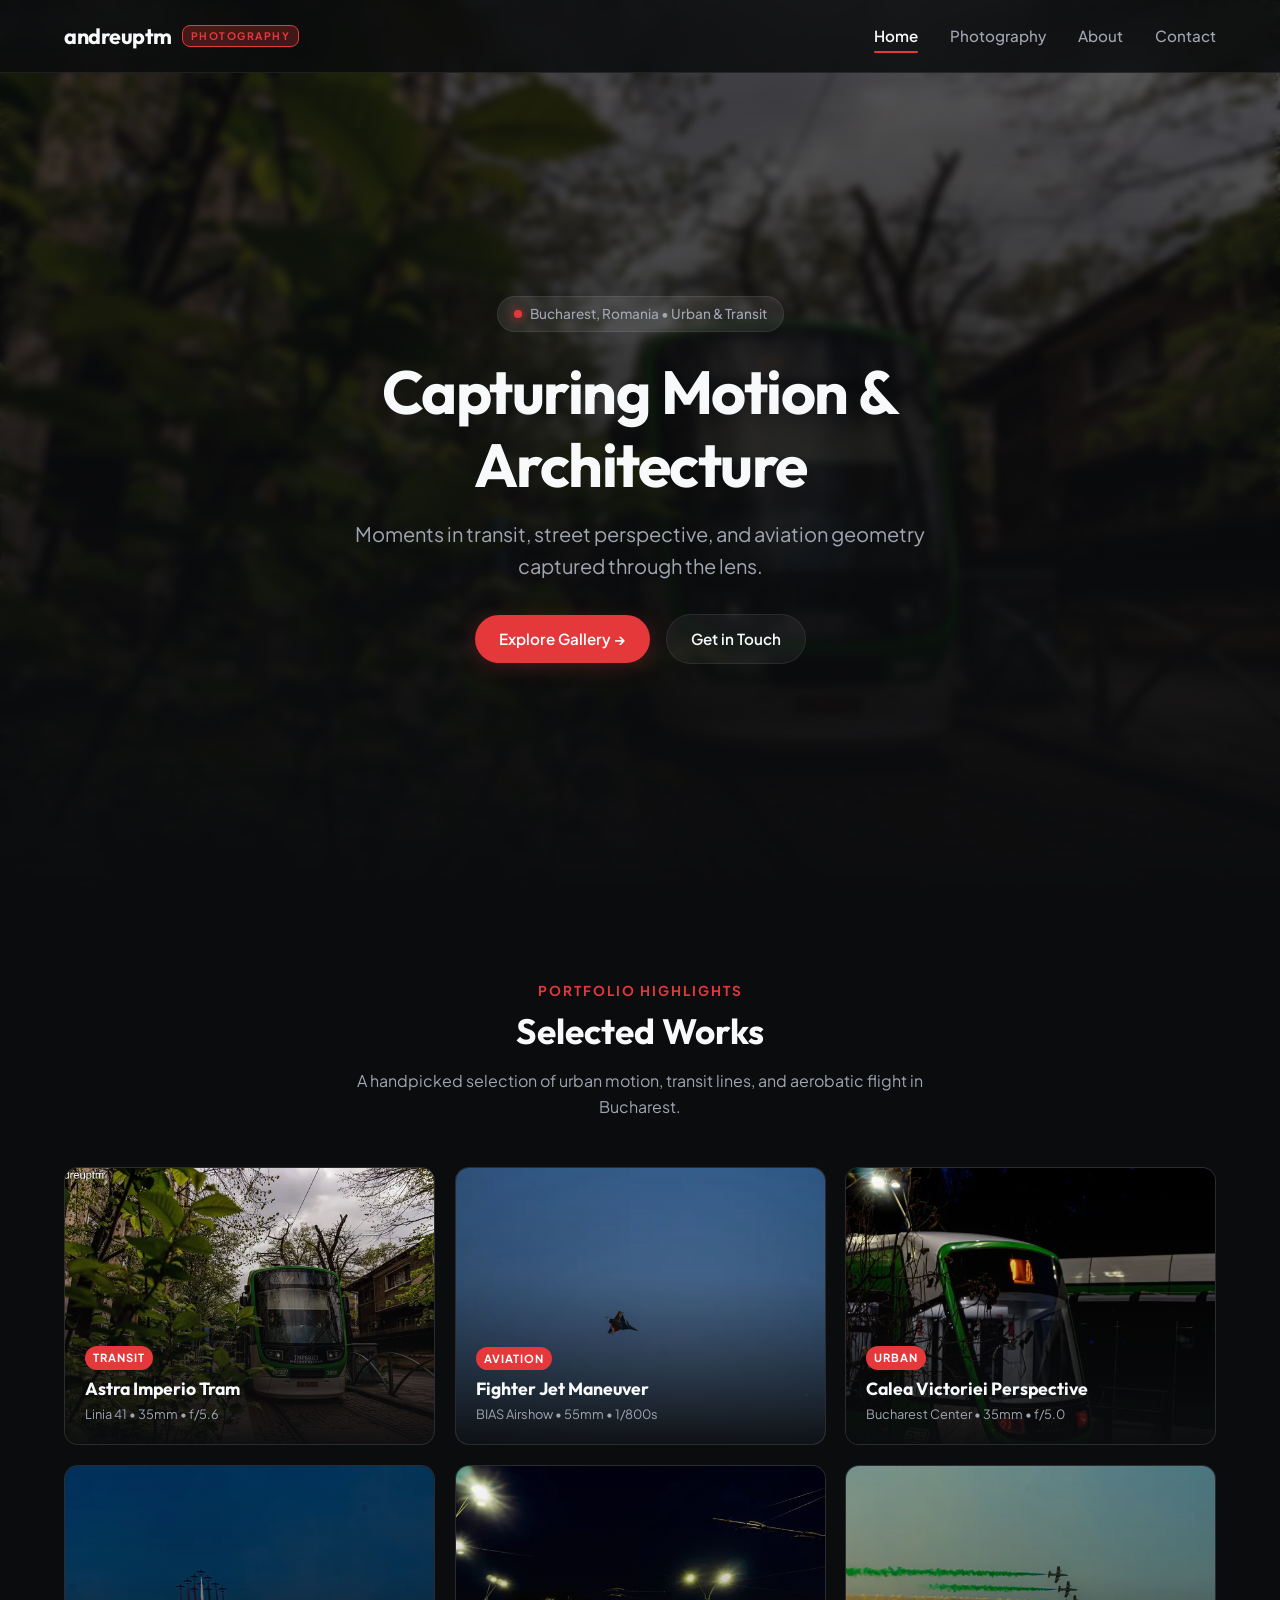
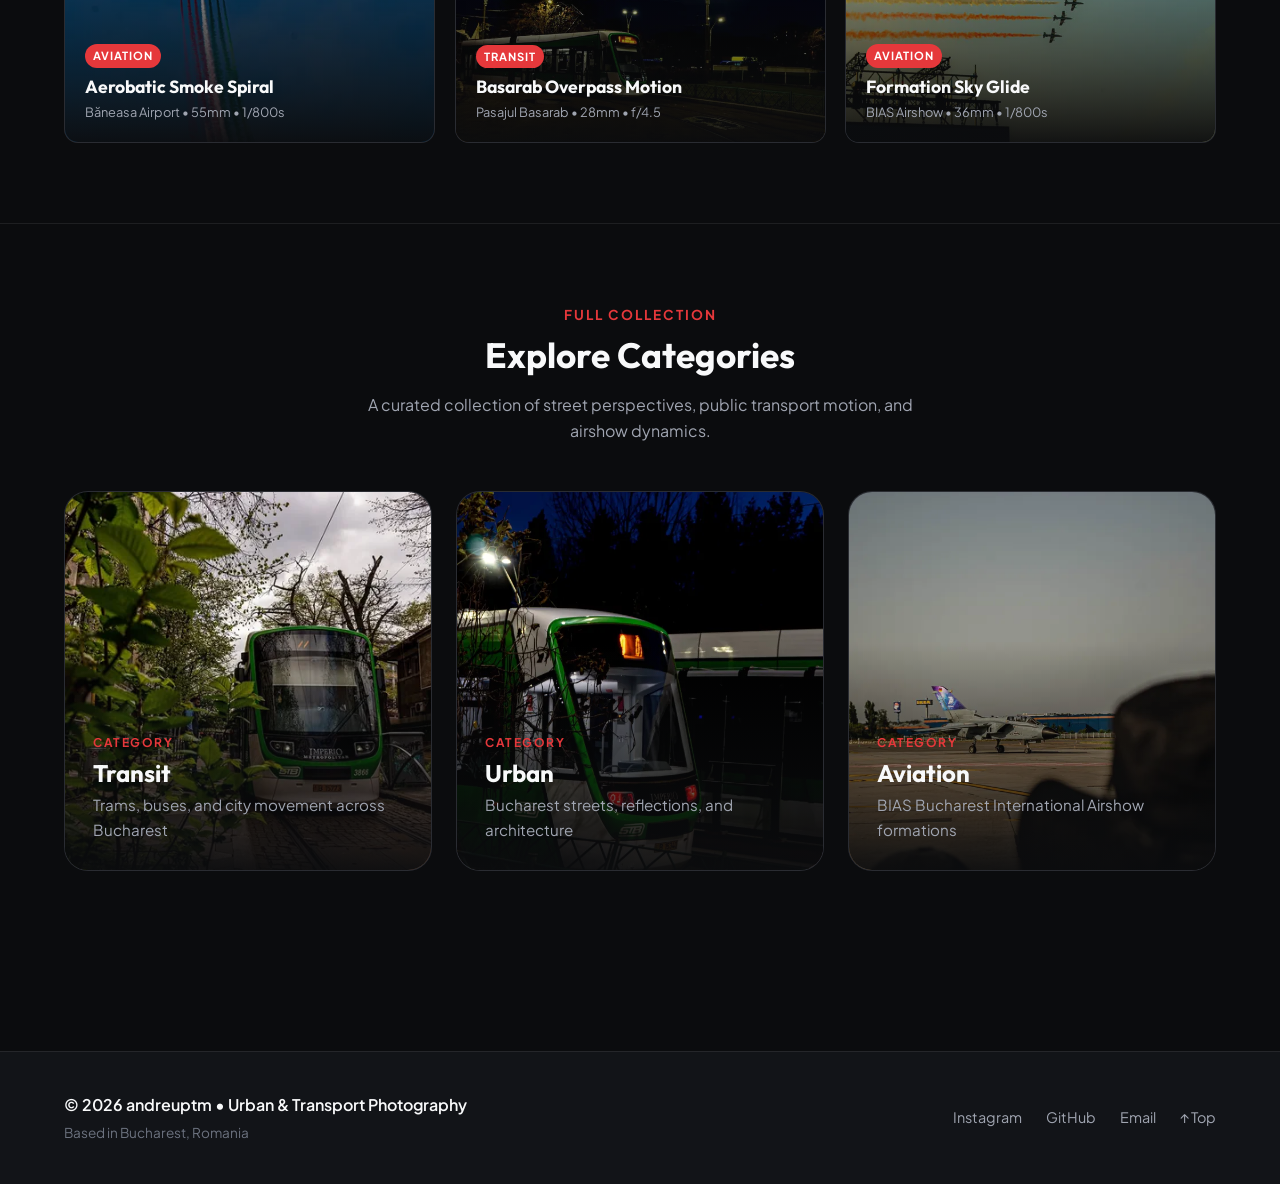
<file: index.html>
<!DOCTYPE html>
<html lang="en">
    <head>
        <meta charset="UTF-8">
        <meta name="viewport" content="width=device-width, initial-scale=1.0">
        <meta name="description" content="andreuptm - Urban & transport photography portfolio based in Bucharest, Romania. Moments in transit, city motion, and aviation geometry.">
        <meta property="og:title" content="andreuptm - Urban & Transport Photography">
        <meta property="og:description" content="Capturing moments in transit, public transport, and urban life in Bucharest, Romania.">
        <meta property="og:image" content="images/astra.webp">
        <meta property="og:type" content="website">
        <link rel="icon" type="image/svg+xml" href="favicon.svg">
        
        <link rel="preconnect" href="https://fonts.googleapis.com">
        <link rel="preconnect" href="https://fonts.gstatic.com" crossorigin>
        <link href="https://fonts.googleapis.com/css2?family=Outfit:wght@400;500;600;700&family=Plus+Jakarta+Sans:wght@400;500;600;700&display=swap" rel="stylesheet">
        
        <link rel="stylesheet" href="styles.css">
        <title>andreuptm &bull; Urban & Transport Photography</title>

        <!-- Structured Data -->
        <script type="application/ld+json">
        {
          "@context": "https://schema.org",
          "@type": "WebSite",
          "name": "andreuptm Photography",
          "url": "https://andreuptm.com",
          "description": "Urban and transport photography based in Bucharest, Romania by @andreuptm.",
          "author": {
            "@type": "Person",
            "name": "andreuptm",
            "jobTitle": "Urban & Transport Photographer",
            "address": {
                "@type": "PostalAddress",
                "addressLocality": "Bucharest",
                "addressCountry": "Romania"
            },
            "url": "https://instagram.com/andreuptm"
          }
        }
        </script>
    </head>
    <body id="top">
        <header class="header">
            <nav class="navbar">
                <div class="nav-container">
                    <a href="index.html" class="nav-brand">
                        <span class="brand-name">andreuptm</span>
                        <span class="brand-badge">PHOTOGRAPHY</span>
                    </a>
                    
                    <button type="button" class="mobile-toggle" aria-label="Toggle Navigation Menu" aria-expanded="false">
                        <span class="bar"></span>
                        <span class="bar"></span>
                        <span class="bar"></span>
                    </button>

                    <ul class="nav-links">
                        <li><a href="index.html" class="active">Home</a></li>
                        <li><a href="photography.html">Photography</a></li>
                        <li><a href="about.html">About</a></li>
                        <li><a href="contact.html">Contact</a></li>
                    </ul>
                </div>
            </nav>
        </header>

        <main>
            <section class="hero">
                <div class="hero-overlay"></div>
                <div class="hero-content reveal">
                    <div class="hero-tag">
                        <span class="dot"></span> Bucharest, Romania &bull; Urban &amp; Transit
                    </div>
                    <h1>Capturing Motion &amp; Architecture</h1>
                    <p class="hero-subtitle">Moments in transit, street perspective, and aviation geometry captured through the lens.</p>
                    <div class="hero-actions">
                        <a href="photography.html" class="btn btn-primary">Explore Gallery &rarr;</a>
                        <a href="contact.html" class="btn btn-secondary">Get in Touch</a>
                    </div>
                </div>
            </section>

            <!-- Featured Highlights Grid -->
            <section class="featured-highlights">
                <div class="container">
                    <div class="section-header reveal">
                        <span class="section-subtitle">Portfolio Highlights</span>
                        <h2>Selected Works</h2>
                        <p>A handpicked selection of urban motion, transit lines, and aerobatic flight in Bucharest.</p>
                    </div>

                    <div class="highlights-grid">
                        <a href="photography.html#photo-astra" class="highlight-card reveal">
                            <img src="images/thumbs/astra.webp" alt="Astra Imperio Tram on Bucharest Transit Line" width="640" height="425" loading="lazy">
                            <div class="highlight-overlay">
                                <span class="highlight-badge">Transit</span>
                                <h3 class="highlight-title">Astra Imperio Tram</h3>
                                <span class="highlight-meta">Linia 41 &bull; 35mm &bull; f/5.6</span>
                            </div>
                        </a>

                        <a href="photography.html#photo-bias-2" class="highlight-card reveal">
                            <img src="images/thumbs/bias-2.webp" alt="BIAS Airshow Fighter Jet High Speed Pass" width="640" height="422" loading="lazy">
                            <div class="highlight-overlay">
                                <span class="highlight-badge">Aviation</span>
                                <h3 class="highlight-title">Fighter Jet Maneuver</h3>
                                <span class="highlight-meta">BIAS Airshow &bull; 55mm &bull; 1/800s</span>
                            </div>
                        </a>

                        <a href="photography.html#photo-2" class="highlight-card reveal">
                            <img src="images/thumbs/2.webp" alt="Bucharest Urban Street and Architectural Perspective" width="640" height="808" loading="lazy">
                            <div class="highlight-overlay">
                                <span class="highlight-badge">Urban</span>
                                <h3 class="highlight-title">Calea Victoriei Perspective</h3>
                                <span class="highlight-meta">Bucharest Center &bull; 35mm &bull; f/5.0</span>
                            </div>
                        </a>

                        <a href="photography.html#photo-bias-5" class="highlight-card reveal">
                            <img src="images/thumbs/bias-5.webp" alt="Aerobatic Flight Smoke Display at BIAS" width="640" height="966" loading="lazy">
                            <div class="highlight-overlay">
                                <span class="highlight-badge">Aviation</span>
                                <h3 class="highlight-title">Aerobatic Smoke Spiral</h3>
                                <span class="highlight-meta">Băneasa Airport &bull; 55mm &bull; 1/800s</span>
                            </div>
                        </a>

                        <a href="photography.html#photo-1" class="highlight-card reveal">
                            <img src="images/thumbs/1.webp" alt="Bucharest Transit Tram at Pasajul Basarab" width="640" height="808" loading="lazy">
                            <div class="highlight-overlay">
                                <span class="highlight-badge">Transit</span>
                                <h3 class="highlight-title">Basarab Overpass Motion</h3>
                                <span class="highlight-meta">Pasajul Basarab &bull; 28mm &bull; f/4.5</span>
                            </div>
                        </a>

                        <a href="photography.html#photo-bias-9" class="highlight-card reveal">
                            <img src="images/thumbs/bias-9.webp" alt="Jet Formation Overhead BIAS Airshow" width="640" height="424" loading="lazy">
                            <div class="highlight-overlay">
                                <span class="highlight-badge">Aviation</span>
                                <h3 class="highlight-title">Formation Sky Glide</h3>
                                <span class="highlight-meta">BIAS Airshow &bull; 36mm &bull; 1/800s</span>
                            </div>
                        </a>
                    </div>
                </div>
            </section>

            <section class="featured-overview">
                <div class="container">
                    <div class="section-header reveal">
                        <span class="section-subtitle">Full Collection</span>
                        <h2>Explore Categories</h2>
                        <p>A curated collection of street perspectives, public transport motion, and airshow dynamics.</p>
                    </div>
                    <div class="category-cards">
                        <a href="photography.html?filter=transit" class="category-card reveal">
                            <img src="images/thumbs/astra.webp" alt="Transit Photography - Trams and Public Transport" width="640" height="425" loading="lazy">
                            <div class="card-content">
                                <span class="card-tag">Category</span>
                                <h3>Transit</h3>
                                <p>Trams, buses, and city movement across Bucharest</p>
                            </div>
                        </a>
                        <a href="photography.html?filter=urban" class="category-card reveal">
                            <img src="images/thumbs/2.webp" alt="Urban Photography - Bucharest City Life" width="640" height="808" loading="lazy">
                            <div class="card-content">
                                <span class="card-tag">Category</span>
                                <h3>Urban</h3>
                                <p>Bucharest streets, reflections, and architecture</p>
                            </div>
                        </a>
                        <a href="photography.html?filter=aviation" class="category-card reveal">
                            <img src="images/thumbs/bias-1.webp" alt="Aviation Photography - BIAS Airshow" width="640" height="807" loading="lazy">
                            <div class="card-content">
                                <span class="card-tag">Category</span>
                                <h3>Aviation</h3>
                                <p>BIAS Bucharest International Airshow formations</p>
                            </div>
                        </a>
                    </div>
                </div>
            </section>
        </main>

        <footer class="site-footer">
            <div class="container footer-inner">
                <div class="footer-brand">
                    <p class="footer-title">&copy; 2026 andreuptm &bull; Urban &amp; Transport Photography</p>
                    <p class="footer-sub">Based in Bucharest, Romania</p>
                </div>
                <div class="footer-links">
                    <a href="https://instagram.com/andreuptm" target="_blank" rel="noopener">Instagram</a>
                    <a href="https://github.com/Tractorul" target="_blank" rel="noopener">GitHub</a>
                    <a href="mailto:razvanperjeru@icloud.com">Email</a>
                    <a href="#top" class="back-to-top" aria-label="Back to Top">&uarr; Top</a>
                </div>
            </div>
        </footer>

        <script src="script.js" defer></script>
    </body>
</html>
</file>
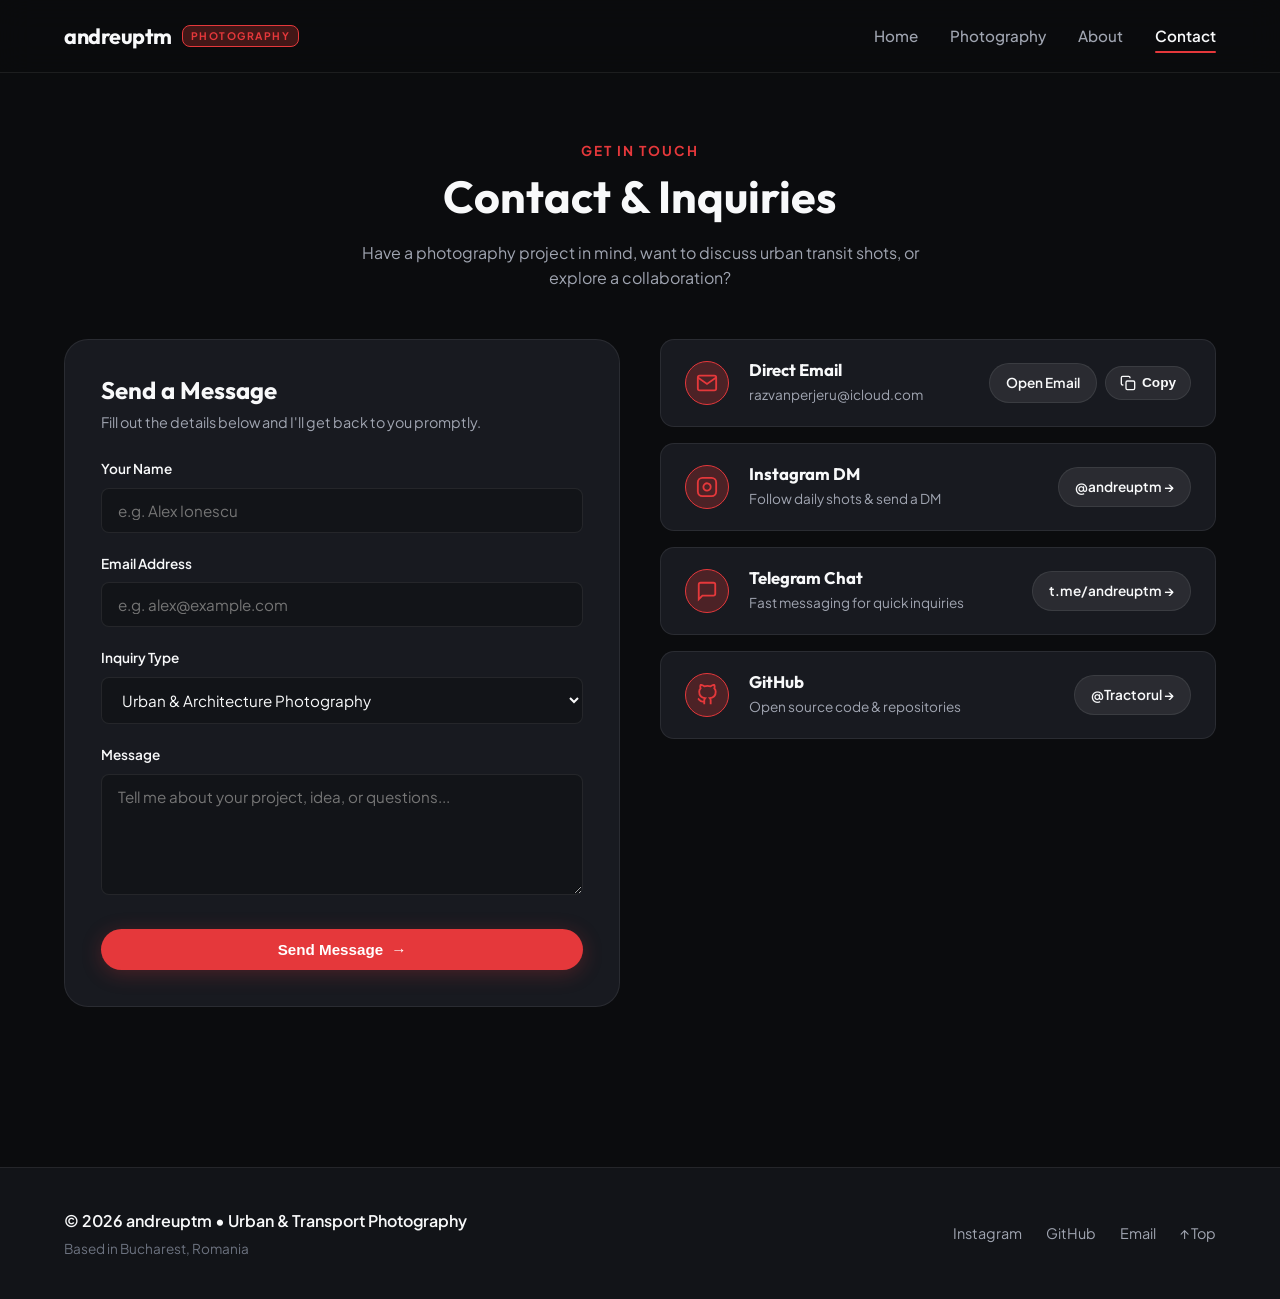
<file: contact.html>
<!DOCTYPE html>
<html lang="en">
    <head>
        <meta charset="UTF-8">
        <meta name="viewport" content="width=device-width, initial-scale=1.0">
        <meta name="description" content="Get in touch with @andreuptm for urban & transport photography commissions, collaborations, or questions.">
        <meta property="og:title" content="Contact - andreuptm">
        <meta property="og:description" content="Connect with @andreuptm via direct inquiry form, Email, Instagram, or GitHub.">
        <meta property="og:image" content="images/andreuptm.webp">
        <meta property="og:type" content="website">
        <link rel="icon" type="image/svg+xml" href="favicon.svg">
        
        <link rel="preconnect" href="https://fonts.googleapis.com">
        <link rel="preconnect" href="https://fonts.gstatic.com" crossorigin>
        <link href="https://fonts.googleapis.com/css2?family=Outfit:wght@400;500;600;700&family=Plus+Jakarta+Sans:wght@400;500;600;700&display=swap" rel="stylesheet">

        <link rel="stylesheet" href="styles.css">
        <title>Contact &bull; andreuptm</title>

        <!-- Structured Data -->
        <script type="application/ld+json">
        {
          "@context": "https://schema.org",
          "@type": "ContactPage",
          "name": "Contact andreuptm Photography",
          "description": "Contact form and direct channels for commissions, print inquiries, and photography collaboration",
          "url": "https://andreuptm.com/contact.html"
        }
        </script>
    </head>
    <body id="top">
        <header class="header">
            <nav class="navbar">
                <div class="nav-container">
                    <a href="index.html" class="nav-brand">
                        <span class="brand-name">andreuptm</span>
                        <span class="brand-badge">PHOTOGRAPHY</span>
                    </a>
                    
                    <button type="button" class="mobile-toggle" aria-label="Toggle Navigation Menu" aria-expanded="false">
                        <span class="bar"></span>
                        <span class="bar"></span>
                        <span class="bar"></span>
                    </button>

                    <ul class="nav-links">
                        <li><a href="index.html">Home</a></li>
                        <li><a href="photography.html">Photography</a></li>
                        <li><a href="about.html">About</a></li>
                        <li><a href="contact.html" class="active">Contact</a></li>
                    </ul>
                </div>
            </nav>
        </header>

        <main class="page-main">
            <section class="contact-section">
                <div class="container">
                    <div class="contact-header reveal">
                        <span class="section-subtitle">Get In Touch</span>
                        <h1>Contact &amp; Inquiries</h1>
                        <p class="qs">Have a photography project in mind, want to discuss urban transit shots, or explore a collaboration?</p>
                    </div>

                    <div class="contact-layout">
                        <div class="form-wrapper reveal">
                            <div class="form-card">
                                <h2>Send a Message</h2>
                                <p class="form-subtitle">Fill out the details below and I'll get back to you promptly.</p>
                                
                                <form id="contactForm" action="https://formsubmit.co/razvanperjeru@icloud.com" method="POST">
                                    <input type="hidden" name="_subject" value="New Portfolio Contact Message">
                                    <input type="hidden" name="_captcha" value="false">
                                    <input type="text" name="_honey" style="display:none">

                                    <div class="form-group">
                                        <label for="name">Your Name</label>
                                        <input type="text" id="name" name="name" placeholder="e.g. Alex Ionescu" required>
                                    </div>

                                    <div class="form-group">
                                        <label for="email">Email Address</label>
                                        <input type="email" id="email" name="email" placeholder="e.g. alex@example.com" required>
                                    </div>

                                    <div class="form-group">
                                        <label for="topic">Inquiry Type</label>
                                        <select id="topic" name="inquiry_type" required>
                                            <option value="Urban / Architecture Photography">Urban &amp; Architecture Photography</option>
                                            <option value="Transit & Transport Coverage">Transit &amp; Public Transport Coverage</option>
                                            <option value="Event / Airshow (BIAS)">Event / Airshow Photography</option>
                                            <option value="General Question / Collaboration">General Question &bull; Collaboration</option>
                                        </select>
                                    </div>

                                    <div class="form-group">
                                        <label for="message">Message</label>
                                        <textarea id="message" name="message" rows="5" placeholder="Tell me about your project, idea, or questions..." required></textarea>
                                    </div>

                                    <button type="submit" class="btn btn-primary form-submit-btn" id="submitBtn">
                                        <span>Send Message</span> &rarr;
                                    </button>
                                </form>
                            </div>
                        </div>

                        <div class="direct-methods reveal">
                            <div class="contact-card email-card">
                                <div class="contact-card-icon">
                                    <svg width="22" height="22" viewBox="0 0 24 24" fill="none" stroke="currentColor" stroke-width="2"><path d="M4 4h16c1.1 0 2 .9 2 2v12c0 1.1-.9 2-2 2H4c-1.1 0-2-.9-2-2V6c0-1.1.9-2 2-2z"></path><polyline points="22,6 12,13 2,6"></polyline></svg>
                                </div>
                                <div class="card-text">
                                    <h3>Direct Email</h3>
                                    <p>razvanperjeru@icloud.com</p>
                                </div>
                                <div class="email-actions">
                                    <a class="contact-btn mail-btn" href="mailto:razvanperjeru@icloud.com">Open Email</a>
                                    <button type="button" class="btn-copy-email" id="copyEmailBtn" aria-label="Copy Email to Clipboard">
                                        <svg width="16" height="16" viewBox="0 0 24 24" fill="none" stroke="currentColor" stroke-width="2"><rect x="9" y="9" width="13" height="13" rx="2" ry="2"></rect><path d="M5 15H4a2 2 0 0 1-2-2V4a2 2 0 0 1 2-2h9a2 2 0 0 1 2 2v1"></path></svg>
                                        Copy
                                    </button>
                                </div>
                            </div>

                            <div class="contact-card">
                                <div class="contact-card-icon">
                                    <svg width="22" height="22" viewBox="0 0 24 24" fill="none" stroke="currentColor" stroke-width="2"><rect x="2" y="2" width="20" height="20" rx="5" ry="5"></rect><path d="M16 11.37A4 4 0 1 1 12.63 8 4 4 0 0 1 16 11.37z"></path><line x1="17.5" y1="6.5" x2="17.51" y2="6.5"></line></svg>
                                </div>
                                <div class="card-text">
                                    <h3>Instagram DM</h3>
                                    <p>Follow daily shots &amp; send a DM</p>
                                </div>
                                <a class="contact-btn insta-btn" href="https://instagram.com/andreuptm" target="_blank" rel="noopener">@andreuptm &rarr;</a>
                            </div>

                            <div class="contact-card">
                                <div class="contact-card-icon">
                                    <svg width="22" height="22" viewBox="0 0 24 24" fill="none" stroke="currentColor" stroke-width="2"><path d="M21 15a2 2 0 0 1-2 2H7l-4 4V5a2 2 0 0 1 2-2h14a2 2 0 0 1 2 2z"></path></svg>
                                </div>
                                <div class="card-text">
                                    <h3>Telegram Chat</h3>
                                    <p>Fast messaging for quick inquiries</p>
                                </div>
                                <a class="contact-btn telegram-btn" href="https://t.me/andreuptm" target="_blank" rel="noopener">t.me/andreuptm &rarr;</a>
                            </div>

                            <div class="contact-card">
                                <div class="contact-card-icon">
                                    <svg width="22" height="22" viewBox="0 0 24 24" fill="none" stroke="currentColor" stroke-width="2"><path d="M9 19c-5 1.5-5-2.5-7-3m14 6v-3.87a3.37 3.37 0 0 0-.94-2.61c3.14-.35 6.44-1.54 6.44-7A5.44 5.44 0 0 0 20 4.77 5.07 5.07 0 0 0 19.91 1S18.73.65 16 2.48a13.38 13.38 0 0 0-7 0C6.27.65 5.09 1 5.09 1A5.07 5.07 0 0 0 5 4.77a5.44 5.44 0 0 0-1.5 3.78c0 5.42 3.3 6.61 6.44 7A3.37 3.37 0 0 0 9 18.13V22"></path></svg>
                                </div>
                                <div class="card-text">
                                    <h3>GitHub</h3>
                                    <p>Open source code &amp; repositories</p>
                                </div>
                                <a class="contact-btn github-btn" href="https://github.com/Tractorul" target="_blank" rel="noopener">@Tractorul &rarr;</a>
                            </div>
                        </div>
                    </div>
                </div>
            </section>
        </main>

        <div id="toast" class="toast">Email copied to clipboard!</div>

        <footer class="site-footer">
            <div class="container footer-inner">
                <div class="footer-brand">
                    <p class="footer-title">&copy; 2026 andreuptm &bull; Urban &amp; Transport Photography</p>
                    <p class="footer-sub">Based in Bucharest, Romania</p>
                </div>
                <div class="footer-links">
                    <a href="https://instagram.com/andreuptm" target="_blank" rel="noopener">Instagram</a>
                    <a href="https://github.com/Tractorul" target="_blank" rel="noopener">GitHub</a>
                    <a href="mailto:razvanperjeru@icloud.com">Email</a>
                    <a href="#top" class="back-to-top" aria-label="Back to Top">&uarr; Top</a>
                </div>
            </div>
        </footer>

        <script src="script.js" defer></script>
    </body>
</html>
</file>
<file: styles.css>
:root {
    --bg-main: #0b0c0e;
    --bg-surface: #121418;
    --bg-card: #181a20;
    --bg-card-hover: #20232b;
    --bg-nav: rgba(11, 12, 14, 0.85);
    
    --accent-red: #e5383b;
    --accent-red-hover: #ba181b;
    --accent-red-glow: rgba(229, 56, 59, 0.25);
    
    --text-primary: #f8f9fa;
    --text-secondary: #a0a5b1;
    --text-muted: #6c727f;
    --border-color: rgba(255, 255, 255, 0.08);
    --border-color-hover: rgba(255, 255, 255, 0.2);
    
    --font-sans: 'Plus Jakarta Sans', -apple-system, BlinkMacSystemFont, 'Segoe UI', Roboto, sans-serif;
    --font-heading: 'Outfit', 'Plus Jakarta Sans', sans-serif;
    
    --radius-sm: 8px;
    --radius-md: 14px;
    --radius-lg: 24px;
    --radius-full: 9999px;
    
    --shadow-card: 0 10px 30px rgba(0, 0, 0, 0.5);
    --transition-fast: 0.2s cubic-bezier(0.4, 0, 0.2, 1);
    --transition-normal: 0.3s cubic-bezier(0.4, 0, 0.2, 1);
}

*, *::before, *::after {
    box-sizing: border-box;
}

html {
    scroll-behavior: smooth;
}

body {
    margin: 0;
    padding: 0;
    font-family: var(--font-sans);
    background-color: var(--bg-main);
    color: var(--text-primary);
    line-height: 1.6;
    overflow-x: hidden;
}

h1, h2, h3, h4, h5, h6 {
    font-family: var(--font-heading);
    font-weight: 700;
    color: var(--text-primary);
    margin-top: 0;
    line-height: 1.2;
}

p {
    color: var(--text-secondary);
}

a {
    color: inherit;
    text-decoration: none;
}

.container {
    width: 90%;
    max-width: 1200px;
    margin: 0 auto;
}

/* Header & Navigation */
.header {
    position: fixed;
    top: 0;
    left: 0;
    right: 0;
    z-index: 1000;
    background-color: var(--bg-nav);
    backdrop-filter: blur(16px);
    -webkit-backdrop-filter: blur(16px);
    border-bottom: 1px solid var(--border-color);
}

.nav-container {
    max-width: 1200px;
    width: 90%;
    margin: 0 auto;
    height: 72px;
    display: flex;
    align-items: center;
    justify-content: space-between;
}

.nav-brand {
    display: flex;
    align-items: center;
    gap: 10px;
}

.brand-name {
    font-family: var(--font-heading);
    font-size: 1.35rem;
    font-weight: 700;
    letter-spacing: -0.5px;
    color: var(--text-primary);
}

.brand-badge {
    font-size: 0.65rem;
    font-weight: 700;
    letter-spacing: 1.5px;
    background-color: var(--accent-red-glow);
    color: var(--accent-red);
    border: 1px solid var(--accent-red);
    padding: 2px 8px;
    border-radius: var(--radius-sm);
}

.nav-links {
    list-style: none;
    display: flex;
    align-items: center;
    gap: 32px;
    margin: 0;
    padding: 0;
}

.nav-links a {
    font-size: 0.95rem;
    font-weight: 500;
    color: var(--text-secondary);
    transition: var(--transition-fast);
    position: relative;
    padding: 4px 0;
}

.nav-links a:hover {
    color: var(--text-primary);
}

.nav-links a.active {
    color: var(--text-primary);
    font-weight: 600;
}

.nav-links a.active::after {
    content: '';
    position: absolute;
    bottom: -4px;
    left: 0;
    right: 0;
    height: 2px;
    background-color: var(--accent-red);
    border-radius: 2px;
}

.mobile-toggle {
    display: none;
    background: none;
    border: none;
    cursor: pointer;
    padding: 8px;
    flex-direction: column;
    gap: 5px;
    z-index: 1001;
}

.mobile-toggle .bar {
    width: 22px;
    height: 2px;
    background-color: var(--text-primary);
    border-radius: 2px;
    transition: var(--transition-fast);
}

/* Buttons */
.btn {
    display: inline-flex;
    align-items: center;
    justify-content: center;
    gap: 8px;
    padding: 12px 24px;
    border-radius: var(--radius-full);
    font-size: 0.95rem;
    font-weight: 600;
    cursor: pointer;
    transition: var(--transition-fast);
    border: none;
}

.btn-primary {
    background-color: var(--accent-red);
    color: white;
    box-shadow: 0 4px 20px var(--accent-red-glow);
}

.btn-primary:hover {
    background-color: var(--accent-red-hover);
    transform: translateY(-2px);
    box-shadow: 0 6px 24px var(--accent-red-glow);
}

.btn-secondary {
    background-color: rgba(255, 255, 255, 0.05);
    color: var(--text-primary);
    border: 1px solid var(--border-color);
}

.btn-secondary:hover {
    background-color: rgba(255, 255, 255, 0.1);
    border-color: var(--border-color-hover);
    transform: translateY(-2px);
}

/* Hero Section */
.hero {
    position: relative;
    min-height: 100vh;
    display: flex;
    align-items: center;
    justify-content: center;
    padding: 120px 20px 60px;
    background-image: url('images/astra.webp');
    background-size: cover;
    background-position: center;
    background-repeat: no-repeat;
}

.hero-overlay {
    position: absolute;
    inset: 0;
    background: linear-gradient(
        180deg,
        rgba(11, 12, 14, 0.65) 0%,
        rgba(11, 12, 14, 0.85) 60%,
        rgba(11, 12, 14, 1) 100%
    );
    backdrop-filter: blur(4px);
    -webkit-backdrop-filter: blur(4px);
}

.hero-content {
    position: relative;
    z-index: 2;
    max-width: 800px;
    text-align: center;
}

.hero-tag {
    display: inline-flex;
    align-items: center;
    gap: 8px;
    background: rgba(255, 255, 255, 0.08);
    backdrop-filter: blur(8px);
    border: 1px solid var(--border-color);
    padding: 6px 16px;
    border-radius: var(--radius-full);
    font-size: 0.85rem;
    font-weight: 500;
    color: var(--text-secondary);
    margin-bottom: 24px;
}

.hero-tag .dot {
    width: 8px;
    height: 8px;
    background-color: var(--accent-red);
    border-radius: 50%;
    display: inline-block;
    box-shadow: 0 0 10px var(--accent-red);
}

.hero h1 {
    font-size: 3.8rem;
    margin-bottom: 16px;
    letter-spacing: -1.5px;
}

.hero-subtitle {
    font-size: 1.25rem;
    max-width: 620px;
    margin: 0 auto 32px;
    line-height: 1.6;
}

.hero-actions {
    display: flex;
    align-items: center;
    justify-content: center;
    gap: 16px;
    flex-wrap: wrap;
}

/* Featured Highlights on Home */
.featured-highlights {
    padding: 80px 0;
    border-bottom: 1px solid var(--border-color);
}

.highlights-grid {
    display: grid;
    grid-template-columns: repeat(3, 1fr);
    gap: 20px;
}

.highlight-card {
    position: relative;
    border-radius: var(--radius-md);
    overflow: hidden;
    border: 1px solid var(--border-color);
    background: var(--bg-card);
    aspect-ratio: 4/3;
    display: block;
    transition: transform 0.3s ease, border-color 0.3s ease, box-shadow 0.3s ease;
}

.highlight-card img {
    width: 100%;
    height: 100%;
    object-fit: cover;
    display: block;
    transition: transform 0.5s ease;
}

.highlight-overlay {
    position: absolute;
    inset: 0;
    background: linear-gradient(0deg, rgba(11, 12, 14, 0.95) 0%, rgba(11, 12, 14, 0.2) 60%, transparent 100%);
    display: flex;
    flex-direction: column;
    justify-content: flex-end;
    padding: 20px;
    transition: opacity 0.3s ease;
}

.highlight-badge {
    align-self: flex-start;
    font-size: 0.7rem;
    font-weight: 700;
    letter-spacing: 1px;
    text-transform: uppercase;
    background: var(--accent-red);
    color: white;
    padding: 3px 8px;
    border-radius: var(--radius-full);
    margin-bottom: 8px;
}

.highlight-title {
    font-size: 1.1rem;
    color: var(--text-primary);
    margin: 0 0 4px 0;
}

.highlight-meta {
    font-size: 0.8rem;
    color: var(--text-secondary);
}

.highlight-card:hover {
    transform: translateY(-5px);
    border-color: var(--accent-red);
    box-shadow: 0 12px 30px rgba(0, 0, 0, 0.6);
}

.highlight-card:hover img {
    transform: scale(1.05);
}

/* Featured Overview / Categories */
.featured-overview {
    padding: 80px 0 100px;
}

.section-header {
    text-align: center;
    max-width: 600px;
    margin: 0 auto 48px;
}

.section-subtitle {
    font-size: 0.85rem;
    font-weight: 700;
    letter-spacing: 2px;
    text-transform: uppercase;
    color: var(--accent-red);
    display: block;
    margin-bottom: 8px;
}

.section-header h2 {
    font-size: 2.2rem;
    margin-bottom: 12px;
}

.category-cards {
    display: grid;
    grid-template-columns: repeat(3, 1fr);
    gap: 24px;
}

.category-card {
    position: relative;
    border-radius: var(--radius-lg);
    overflow: hidden;
    height: 380px;
    border: 1px solid var(--border-color);
    background-color: var(--bg-card);
    transition: var(--transition-normal);
}

.category-card img {
    width: 100%;
    height: 100%;
    object-fit: cover;
    transition: transform 0.6s cubic-bezier(0.4, 0, 0.2, 1);
}

.category-card .card-content {
    position: absolute;
    inset: 0;
    background: linear-gradient(180deg, transparent 40%, rgba(11, 12, 14, 0.95) 100%);
    display: flex;
    flex-direction: column;
    justify-content: flex-end;
    padding: 28px;
    transition: var(--transition-fast);
}

.card-tag {
    font-size: 0.75rem;
    font-weight: 700;
    letter-spacing: 1.5px;
    text-transform: uppercase;
    color: var(--accent-red);
    margin-bottom: 6px;
}

.category-card h3 {
    font-size: 1.5rem;
    margin-bottom: 6px;
    color: var(--text-primary);
}

.category-card p {
    margin: 0;
    font-size: 0.95rem;
    color: var(--text-secondary);
}

.category-card:hover {
    transform: translateY(-8px);
    border-color: var(--accent-red);
    box-shadow: 0 20px 40px rgba(0, 0, 0, 0.6);
}

.category-card:hover img {
    transform: scale(1.08);
}

/* Page Common Header */
.page-main {
    padding-top: 100px;
    min-height: calc(100vh - 200px);
}

.gallery-header {
    text-align: center;
    padding: 40px 20px 24px;
    max-width: 800px;
    margin: 0 auto;
}

.gallery-header h1 {
    font-size: 2.8rem;
    margin-bottom: 12px;
}

.gallery-header p {
    font-size: 1.1rem;
    margin: 0;
}

/* Sticky Filter & Search Bar */
.filter-wrapper {
    position: sticky;
    top: 72px;
    z-index: 100;
    background: rgba(11, 12, 14, 0.88);
    backdrop-filter: blur(16px);
    -webkit-backdrop-filter: blur(16px);
    padding: 18px 0;
    margin-bottom: 32px;
    border-bottom: 1px solid var(--border-color);
}

.gallery-controls {
    display: flex;
    flex-direction: column;
    align-items: center;
    gap: 16px;
    max-width: 1200px;
    margin: 0 auto;
    padding: 0 20px;
}

.gallery-search-wrap {
    position: relative;
    width: 100%;
    max-width: 480px;
}

.search-icon {
    position: absolute;
    left: 16px;
    top: 50%;
    transform: translateY(-50%);
    color: var(--text-muted);
    pointer-events: none;
    display: flex;
    align-items: center;
}

.gallery-search-input {
    width: 100%;
    background-color: var(--bg-card);
    border: 1px solid var(--border-color);
    border-radius: var(--radius-full);
    padding: 10px 42px 10px 44px;
    font-family: var(--font-sans);
    font-size: 0.92rem;
    color: var(--text-primary);
    transition: var(--transition-fast);
}

.gallery-search-input::placeholder {
    color: var(--text-muted);
}

.gallery-search-input:focus {
    outline: none;
    border-color: var(--accent-red);
    box-shadow: 0 0 0 3px var(--accent-red-glow);
    background-color: var(--bg-card-hover);
}

.search-clear-btn {
    position: absolute;
    right: 12px;
    top: 50%;
    transform: translateY(-50%);
    background: none;
    border: none;
    color: var(--text-muted);
    cursor: pointer;
    font-size: 1.2rem;
    width: 28px;
    height: 28px;
    display: none;
    align-items: center;
    justify-content: center;
    border-radius: 50%;
    transition: var(--transition-fast);
}

.search-clear-btn:hover {
    color: var(--text-primary);
    background: rgba(255, 255, 255, 0.1);
}

.search-clear-btn.visible {
    display: flex;
}

.filter-bar {
    display: flex;
    align-items: center;
    justify-content: center;
    gap: 10px;
    flex-wrap: wrap;
}

.filter-btn {
    background-color: var(--bg-card);
    color: var(--text-secondary);
    border: 1px solid var(--border-color);
    padding: 8px 20px;
    border-radius: var(--radius-full);
    font-size: 0.9rem;
    font-weight: 500;
    cursor: pointer;
    transition: var(--transition-fast);
    display: inline-flex;
    align-items: center;
    gap: 8px;
}

.filter-count {
    font-size: 0.75rem;
    opacity: 0.75;
    background: rgba(255, 255, 255, 0.1);
    padding: 1px 6px;
    border-radius: var(--radius-sm);
}

.filter-btn:hover {
    color: var(--text-primary);
    border-color: var(--border-color-hover);
    background-color: var(--bg-card-hover);
}

.filter-btn.active {
    background-color: var(--accent-red);
    color: white;
    border-color: var(--accent-red);
    box-shadow: 0 4px 14px var(--accent-red-glow);
}

.filter-btn.active .filter-count {
    background: rgba(0, 0, 0, 0.2);
}

/* Empty State */
.gallery-empty-state {
    display: none;
    text-align: center;
    padding: 80px 20px;
    max-width: 500px;
    margin: 0 auto;
}

.gallery-empty-state.show {
    display: block;
}

.empty-state-icon {
    font-size: 3rem;
    color: var(--text-muted);
    margin-bottom: 16px;
}

.gallery-empty-state h3 {
    font-size: 1.4rem;
    margin-bottom: 8px;
}

.gallery-empty-state p {
    margin-bottom: 24px;
    color: var(--text-secondary);
}

/* Gallery Grid */
.gallery {
    column-count: 4;
    column-gap: 16px;
    padding: 0 24px;
    max-width: 1400px;
    margin: 0 auto;
    min-height: 400px;
}

.gallery-item {
    break-inside: avoid;
    margin-bottom: 16px;
    position: relative;
    border-radius: var(--radius-md);
    overflow: hidden;
    background-color: var(--bg-card);
    border: 1px solid var(--border-color);
    cursor: pointer;
    transition: opacity 0.3s ease, transform 0.3s ease, border-color 0.3s ease, box-shadow 0.3s ease;
}

.gallery-item.hidden {
    display: none !important;
}

.gallery-item img {
    width: 100%;
    height: auto;
    display: block;
    border-radius: var(--radius-md);
    transition: transform 0.4s cubic-bezier(0.16, 1, 0.3, 1), opacity 0.4s ease;
    background: linear-gradient(110deg, #181a20 8%, #222630 18%, #181a20 33%);
    background-size: 200% 100%;
}

.gallery-overlay {
    position: absolute;
    inset: 0;
    background: linear-gradient(0deg, rgba(11, 12, 14, 0.9) 0%, rgba(11, 12, 14, 0.2) 60%, transparent 100%);
    opacity: 0;
    transition: opacity 0.3s ease;
    display: flex;
    align-items: flex-end;
    justify-content: space-between;
    padding: 18px;
    border-radius: var(--radius-md);
}

.overlay-info {
    display: flex;
    flex-direction: column;
    gap: 4px;
}

.item-title {
    font-size: 0.92rem;
    font-weight: 600;
    color: var(--text-primary);
    line-height: 1.3;
}

.item-meta, .item-shot-meta {
    font-size: 0.75rem;
    color: var(--text-secondary);
}

.item-category {
    font-size: 0.72rem;
    font-weight: 700;
    letter-spacing: 1px;
    text-transform: uppercase;
    background: var(--accent-red);
    color: white;
    padding: 3px 8px;
    border-radius: var(--radius-full);
    display: inline-block;
    align-self: flex-start;
}

.zoom-icon {
    font-size: 1.1rem;
    color: white;
    width: 36px;
    height: 36px;
    background: rgba(255, 255, 255, 0.15);
    backdrop-filter: blur(8px);
    -webkit-backdrop-filter: blur(8px);
    border-radius: 50%;
    display: flex;
    align-items: center;
    justify-content: center;
    border: 1px solid rgba(255, 255, 255, 0.15);
    flex-shrink: 0;
}

.gallery-item:hover {
    border-color: var(--accent-red);
    transform: translateY(-4px);
    box-shadow: 0 12px 32px rgba(0, 0, 0, 0.6);
}

.gallery-item:hover img {
    transform: scale(1.03);
}

.gallery-item:hover .gallery-overlay {
    opacity: 1;
}

/* Lightbox Photo Viewer */
.photo-viewer {
    position: fixed;
    inset: 0;
    z-index: 9999;
    display: flex;
    align-items: center;
    justify-content: center;
    background: rgba(5, 6, 8, 0.96);
    backdrop-filter: blur(20px);
    -webkit-backdrop-filter: blur(20px);
    opacity: 0;
    visibility: hidden;
    transition: opacity 0.3s ease, visibility 0.3s ease;
}

.photo-viewer.active {
    opacity: 1;
    visibility: visible;
}

.viewer-header {
    position: absolute;
    top: 20px;
    left: 24px;
    right: 24px;
    display: flex;
    align-items: center;
    justify-content: space-between;
    z-index: 10001;
}

.viewer-header-actions {
    display: flex;
    align-items: center;
    gap: 10px;
}

.viewer-counter {
    font-size: 0.9rem;
    font-weight: 600;
    color: var(--text-secondary);
    background: rgba(255, 255, 255, 0.08);
    padding: 6px 16px;
    border-radius: var(--radius-full);
    border: 1px solid var(--border-color);
}

.viewer-tool-btn, .viewer-close {
    background: rgba(255, 255, 255, 0.1);
    border: 1px solid var(--border-color);
    color: white;
    width: 44px;
    height: 44px;
    border-radius: 50%;
    cursor: pointer;
    display: flex;
    align-items: center;
    justify-content: center;
    transition: var(--transition-fast);
}

.viewer-tool-btn:hover, .viewer-close:hover {
    background: var(--accent-red);
    border-color: var(--accent-red);
    transform: scale(1.05);
}

.viewer-tool-btn.active {
    background: var(--accent-red);
    border-color: var(--accent-red);
    box-shadow: 0 0 12px var(--accent-red-glow);
}

.viewer-container {
    position: relative;
    max-width: 90vw;
    max-height: 86vh;
    display: flex;
    flex-direction: column;
    align-items: center;
    overflow: hidden;
    padding: 10px;
}

.viewer-img-stage {
    position: relative;
    max-width: 90vw;
    max-height: 72vh;
    display: flex;
    align-items: center;
    justify-content: center;
    overflow: hidden;
    border-radius: var(--radius-sm);
}

.viewer-image {
    max-width: 90vw;
    max-height: 72vh;
    object-fit: contain;
    border-radius: var(--radius-sm);
    box-shadow: 0 20px 60px rgba(0, 0, 0, 0.85);
    user-select: none;
    transition: transform 0.3s cubic-bezier(0.16, 1, 0.3, 1), filter 0.2s ease;
    cursor: zoom-in;
}

.viewer-image.zoomed {
    transform: scale(2.2);
    cursor: grab;
    max-height: none;
    max-width: none;
}

.viewer-image.zoomed:active {
    cursor: grabbing;
}

.viewer-prev, .viewer-next {
    position: absolute;
    top: 50%;
    transform: translateY(-50%);
    background: rgba(255, 255, 255, 0.08);
    border: 1px solid var(--border-color);
    color: white;
    width: 52px;
    height: 52px;
    border-radius: 50%;
    font-size: 28px;
    cursor: pointer;
    display: flex;
    align-items: center;
    justify-content: center;
    transition: var(--transition-fast);
    z-index: 10001;
}

.viewer-prev { left: 24px; }
.viewer-next { right: 24px; }

.viewer-prev:hover, .viewer-next:hover {
    background: var(--accent-red);
    border-color: var(--accent-red);
    transform: translateY(-50%) scale(1.08);
}

.viewer-details {
    display: flex;
    flex-direction: column;
    align-items: center;
    gap: 6px;
    margin-top: 14px;
    max-width: 800px;
    text-align: center;
}

.viewer-caption {
    color: var(--text-primary);
    font-size: 1rem;
    font-weight: 600;
}

.viewer-exif {
    display: flex;
    align-items: center;
    justify-content: center;
    gap: 8px;
    flex-wrap: wrap;
    font-size: 0.82rem;
    color: var(--text-secondary);
    background: rgba(255, 255, 255, 0.05);
    border: 1px solid var(--border-color);
    padding: 4px 16px;
    border-radius: var(--radius-full);
}

.exif-tag {
    color: var(--accent-red);
    font-weight: 700;
    text-transform: uppercase;
    letter-spacing: 0.5px;
}

.viewer-shortcuts-bar {
    position: absolute;
    bottom: 16px;
    left: 50%;
    transform: translateX(-50%);
    display: flex;
    align-items: center;
    gap: 12px;
    background: rgba(11, 12, 14, 0.75);
    backdrop-filter: blur(10px);
    border: 1px solid var(--border-color);
    padding: 6px 16px;
    border-radius: var(--radius-full);
    font-size: 0.78rem;
    color: var(--text-muted);
    pointer-events: none;
}

.viewer-shortcuts-bar kbd {
    background: rgba(255, 255, 255, 0.1);
    color: var(--text-primary);
    padding: 2px 6px;
    border-radius: 4px;
    font-size: 0.75rem;
    font-family: var(--font-sans);
    border: 1px solid rgba(255, 255, 255, 0.15);
}

/* Scroll Reveal Animations */
.reveal {
    opacity: 0;
    transform: translateY(28px);
    transition: opacity 0.7s cubic-bezier(0.16, 1, 0.3, 1), transform 0.7s cubic-bezier(0.16, 1, 0.3, 1);
    will-change: opacity, transform;
}

.reveal.visible {
    opacity: 1;
    transform: translateY(0);
}

/* About Page & Gear */
.about-grid {
    display: grid;
    grid-template-columns: 380px 1fr;
    gap: 48px;
    align-items: start;
}

.about-img-wrapper {
    position: relative;
    border-radius: var(--radius-lg);
    overflow: hidden;
    border: 1px solid var(--border-color);
}

.about-img-wrapper img {
    width: 100%;
    height: auto;
    display: block;
}

.location-badge {
    position: absolute;
    bottom: 16px;
    left: 16px;
    background: rgba(11, 12, 14, 0.85);
    backdrop-filter: blur(8px);
    border: 1px solid var(--border-color);
    padding: 6px 14px;
    border-radius: var(--radius-full);
    font-size: 0.85rem;
    font-weight: 500;
    display: flex;
    align-items: center;
    gap: 6px;
    color: var(--text-primary);
}

.about-content h1 {
    font-size: 2.5rem;
    margin-bottom: 8px;
}

.tagline {
    font-size: 1.15rem;
    font-weight: 500;
    color: var(--accent-red);
    margin-bottom: 20px;
}

.bio-text {
    font-size: 1.05rem;
    line-height: 1.7;
    margin-bottom: 36px;
}

.gear-section h3 {
    font-size: 1.3rem;
    margin-bottom: 16px;
}

.gear-grid {
    display: flex;
    flex-direction: column;
    gap: 12px;
    margin-bottom: 36px;
}

.gear-card {
    display: flex;
    align-items: center;
    gap: 16px;
    background: var(--bg-card);
    border: 1px solid var(--border-color);
    padding: 16px 20px;
    border-radius: var(--radius-md);
    transition: var(--transition-fast);
}

.gear-card:hover {
    border-color: var(--accent-red);
    transform: translateX(4px);
}

.gear-icon {
    width: 44px;
    height: 44px;
    background: var(--accent-red-glow);
    color: var(--accent-red);
    border-radius: 50%;
    display: flex;
    align-items: center;
    justify-content: center;
    flex-shrink: 0;
}

.gear-details {
    display: flex;
    flex-direction: column;
}

.gear-label {
    font-size: 0.75rem;
    font-weight: 700;
    letter-spacing: 1px;
    text-transform: uppercase;
    color: var(--text-muted);
}

.gear-details strong {
    font-size: 0.95rem;
    color: var(--text-primary);
    margin-top: 2px;
}

.about-actions {
    display: flex;
    align-items: center;
    gap: 16px;
    flex-wrap: wrap;
}

/* Bucharest Map Section on About */
.map-section {
    padding: 60px 0 20px;
    border-top: 1px solid var(--border-color);
    margin-top: 60px;
}

.map-header {
    text-align: center;
    max-width: 650px;
    margin: 0 auto 32px;
}

.map-header h2 {
    font-size: 2.2rem;
    margin-bottom: 10px;
}

.map-container-wrapper {
    border-radius: var(--radius-lg);
    overflow: hidden;
    border: 1px solid var(--border-color);
    background: var(--bg-card);
    box-shadow: var(--shadow-card);
}

#bucharestMap {
    height: 440px;
    width: 100%;
    z-index: 10;
}

/* Contact Page */
.contact-section {
    padding: 40px 0 80px;
}

.contact-header {
    text-align: center;
    max-width: 600px;
    margin: 0 auto 48px;
}

.contact-header h1 {
    font-size: 2.8rem;
    margin-bottom: 12px;
}

.contact-layout {
    display: grid;
    grid-template-columns: 1fr 1fr;
    gap: 40px;
    align-items: start;
}

.form-card {
    background: var(--bg-card);
    border: 1px solid var(--border-color);
    border-radius: var(--radius-lg);
    padding: 36px;
}

.form-card h2 {
    font-size: 1.5rem;
    margin-bottom: 6px;
}

.form-subtitle {
    margin: 0 0 24px 0;
    font-size: 0.9rem;
}

.form-group {
    margin-bottom: 20px;
}

.form-group label {
    display: block;
    font-size: 0.85rem;
    font-weight: 600;
    margin-bottom: 8px;
    color: var(--text-primary);
}

.form-group input,
.form-group select,
.form-group textarea {
    width: 100%;
    background-color: var(--bg-surface);
    border: 1px solid var(--border-color);
    border-radius: var(--radius-sm);
    padding: 12px 16px;
    font-family: var(--font-sans);
    font-size: 0.95rem;
    color: var(--text-primary);
    transition: var(--transition-fast);
}

.form-group input:focus,
.form-group select:focus,
.form-group textarea:focus {
    outline: none;
    border-color: var(--accent-red);
    box-shadow: 0 0 0 3px var(--accent-red-glow);
}

.form-submit-btn {
    width: 100%;
    margin-top: 8px;
}

.direct-methods {
    display: flex;
    flex-direction: column;
    gap: 16px;
}

.contact-card {
    display: flex;
    align-items: center;
    justify-content: space-between;
    gap: 20px;
    background: var(--bg-card);
    border: 1px solid var(--border-color);
    border-radius: var(--radius-md);
    padding: 20px 24px;
    transition: var(--transition-fast);
}

.card-text {
    flex-grow: 1;
}

.contact-card h3 {
    font-size: 1.05rem;
    margin: 0 0 4px 0;
}

.contact-card p {
    font-size: 0.85rem;
    margin: 0;
    color: var(--text-secondary);
}

.contact-card-icon {
    width: 44px;
    height: 44px;
    background: var(--accent-red-glow);
    color: var(--accent-red);
    border-radius: 50%;
    display: flex;
    align-items: center;
    justify-content: center;
    flex-shrink: 0;
    border: 1px solid var(--accent-red);
}

.contact-btn {
    display: inline-block;
    padding: 8px 16px;
    border-radius: var(--radius-full);
    font-weight: 600;
    font-size: 0.85rem;
    background-color: rgba(255, 255, 255, 0.08);
    color: var(--text-primary);
    border: 1px solid var(--border-color);
    transition: var(--transition-fast);
    flex-shrink: 0;
}

.email-actions {
    display: flex;
    align-items: center;
    gap: 8px;
    flex-shrink: 0;
}

.btn-copy-email {
    background: rgba(255, 255, 255, 0.08);
    border: 1px solid var(--border-color);
    color: var(--text-primary);
    padding: 8px 14px;
    border-radius: var(--radius-full);
    font-size: 0.85rem;
    font-weight: 600;
    cursor: pointer;
    display: flex;
    align-items: center;
    gap: 6px;
    transition: var(--transition-fast);
}

.btn-copy-email:hover {
    background-color: var(--accent-red);
    border-color: var(--accent-red);
    color: white;
}

.contact-card:hover {
    transform: translateY(-3px);
    border-color: var(--accent-red);
    box-shadow: var(--shadow-card);
}

.contact-card:hover .contact-btn {
    background-color: var(--accent-red);
    color: white;
    border-color: var(--accent-red);
}

/* Toast */
.toast {
    position: fixed;
    bottom: 30px;
    left: 50%;
    transform: translateX(-50%) translateY(100px);
    background-color: var(--bg-surface);
    color: var(--text-primary);
    border: 1px solid var(--accent-red);
    padding: 12px 24px;
    border-radius: var(--radius-full);
    box-shadow: 0 10px 30px rgba(0,0,0,0.7);
    font-size: 0.9rem;
    font-weight: 600;
    z-index: 10000;
    opacity: 0;
    pointer-events: none;
    transition: transform 0.3s cubic-bezier(0.4, 0, 0.2, 1), opacity 0.3s ease;
}

.toast.show {
    transform: translateX(-50%) translateY(0);
    opacity: 1;
}

/* Footer */
.site-footer {
    background-color: var(--bg-surface);
    border-top: 1px solid var(--border-color);
    padding: 40px 0;
    margin-top: 80px;
}

.footer-inner {
    display: flex;
    align-items: center;
    justify-content: space-between;
    flex-wrap: wrap;
    gap: 20px;
}

.footer-title {
    margin: 0 0 4px 0;
    font-weight: 600;
    color: var(--text-primary);
}

.footer-sub {
    margin: 0;
    font-size: 0.85rem;
    color: var(--text-muted);
}

.footer-links {
    display: flex;
    align-items: center;
    gap: 24px;
}

.footer-links a {
    color: var(--text-secondary);
    font-size: 0.9rem;
    transition: var(--transition-fast);
}

.footer-links a:hover {
    color: var(--accent-red);
}

/* Media Queries */
@media (max-width: 1100px) {
    .gallery { column-count: 3; }
    .highlights-grid { grid-template-columns: repeat(2, 1fr); }
    .about-grid { grid-template-columns: 1fr; gap: 36px; }
    .about-img-wrapper { max-width: 400px; margin: 0 auto; }
    .contact-layout { grid-template-columns: 1fr; }
}

@media (max-width: 768px) {
    .mobile-toggle { display: flex; }
    
    .nav-links {
        position: fixed;
        top: 72px;
        left: 0;
        right: 0;
        background: var(--bg-surface);
        border-bottom: 1px solid var(--border-color);
        flex-direction: column;
        gap: 0;
        padding: 16px 0;
        clip-path: circle(0% at 100% 0);
        transition: clip-path 0.4s ease-in-out;
    }

    .nav-links.active {
        clip-path: circle(150% at 100% 0);
    }

    .nav-links li {
        width: 100%;
        text-align: center;
    }

    .nav-links a {
        display: block;
        padding: 14px 24px;
        font-size: 1.1rem;
    }

    .nav-links a.active::after {
        display: none;
    }

    .hero h1 { font-size: 2.6rem; }
    .category-cards { grid-template-columns: 1fr; }
    .category-card { height: 300px; }
    .highlights-grid { grid-template-columns: 1fr; }
    .gallery { column-count: 2; column-gap: 12px; padding: 0 16px; }
    .gallery-search-wrap { max-width: 100%; }
    .viewer-shortcuts-bar { display: none; }
    .viewer-prev { left: 10px; }
    .viewer-next { right: 10px; }
    .viewer-prev, .viewer-next { width: 42px; height: 42px; font-size: 22px; }
    .contact-card { flex-direction: column; text-align: center; }
    .email-actions { flex-direction: column; width: 100%; }
    .contact-btn, .btn-copy-email { width: 100%; justify-content: center; }
}

@media (max-width: 480px) {
    .gallery { column-count: 1; }
    .filter-bar { gap: 6px; }
    .filter-btn { padding: 6px 14px; font-size: 0.85rem; }
    .footer-inner { flex-direction: column; text-align: center; justify-content: center; }
    .form-card { padding: 24px 18px; }
    .viewer-tool-btn, .viewer-close { width: 38px; height: 38px; }
    .viewer-header { top: 12px; left: 12px; right: 12px; }
}
</file>
